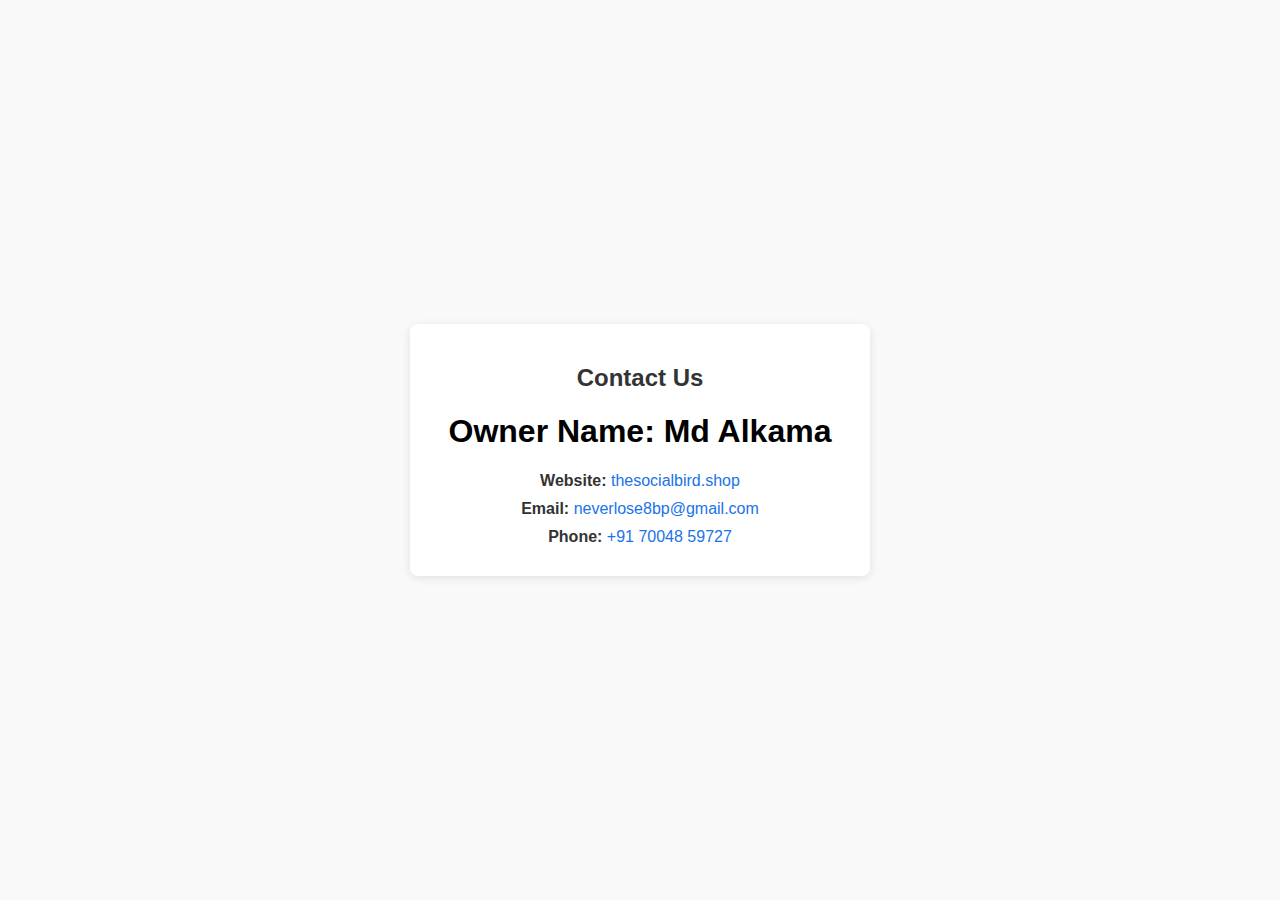
<file: contactDetails.html>
<!DOCTYPE html>
<html lang="en">
<head>
    <meta charset="UTF-8">
    <meta name="viewport" content="width=device-width, initial-scale=1.0">
    <title>Contact Details</title>
        <link rel="shortcut icon" href="logo.002.png">
    <link rel="stylesheet" href="Contact.css">
</head>
<body>
    <div class="contact-container">
        <h2>Contact Us</h2>
        <div class="contact-details">
            <h1><strong>Owner Name:</strong> Md Alkama</h1>
            <p><strong>Website:</strong> <a href="http://thesocialbird.shop">thesocialbird.shop</a></p>
            <p><strong>Email:</strong> <a href="mailto:neverlose8bp@gmail.com">neverlose8bp@gmail.com</a></p>
            <p><strong>Phone:</strong> <a href="tel:+917004859727">+91 70048 59727</a></p>
        </div>
    </div>
</body>
</html>
</file>
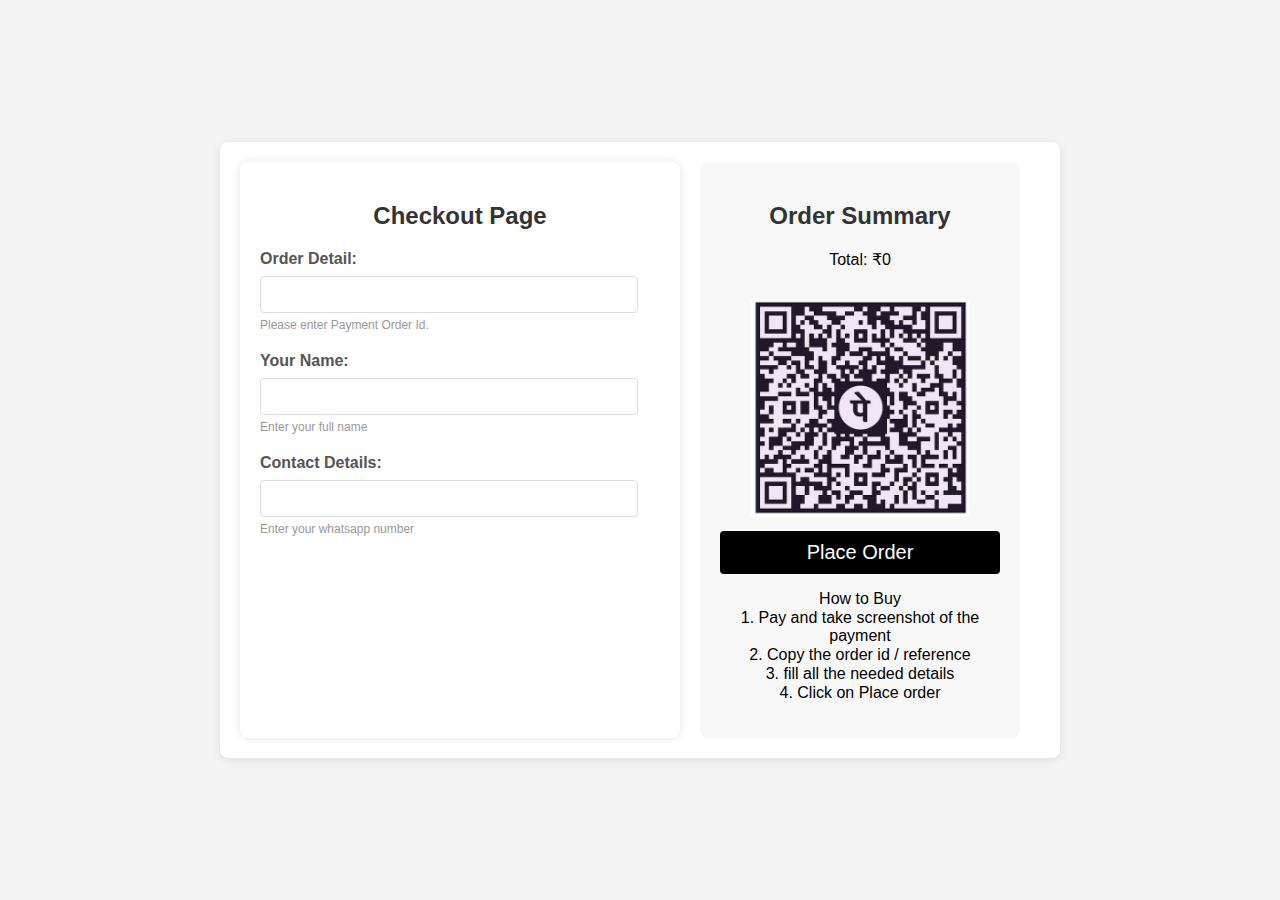
<file: payment.html>
<!DOCTYPE html>
<html lang="en">
<head>
    <meta charset="UTF-8">
    <meta name="viewport" content="width=device-width, initial-scale=1.0">
    <title>Product Checkout</title>
    <link rel="stylesheet" href="payment.css">
    <link rel="shortcut icon" href="logo.002.png">
</head>
<body>
    <div class="checkout-container">
        <form id="checkout-form">
            <h2>Checkout Page</h2>
            <div class="form-group">
                <label for="uniqueId">Order Detail:</label>
                <input type="text" id="orderId" name="orderId" required>
                <div class="hint">Please enter Payment Order Id.</div>
            </div>

            <div class="form-group">
                <label for="uniqueId">Your Name:</label>
                <input type="text" id="uniqueId" name="uniqueId" required>
                <div class="hint">Enter your full name</div>
            </div>
    
            <div class="form-group">
                <label for="coinsAvailable">Contact Details:</label>
                <input type="number" id="coinsAvailable" name="coinsAvailable" required>
                <div class="hint">Enter your whatsapp number</div>
            </div>
    
        </form>
        <div class="order-summary">
            <h2>Order Summary</h2>
            <p>Total: <span class="total-amount">₹0</span></p>
            <div class="payment-options">
                <img src="qrCode.png" alt="PhonePe" class="phonepe-logo">
            </div>
            <button type="submit" form="checkout-form" id="submitButton">Place Order</button>
            <div class="how-to-buy">
            <p>How to Buy</p>
            <p>1. Pay and take screenshot of the payment</p>
            <p>2. Copy the order id / reference </p>
            <p>3. fill all the needed details </p>
            <p>4. Click on Place order</p>
            </div>
        </div>
    </div>
    <script src="payment.js"></script>
    <script>

    </script>
</body>
</html>
</file>
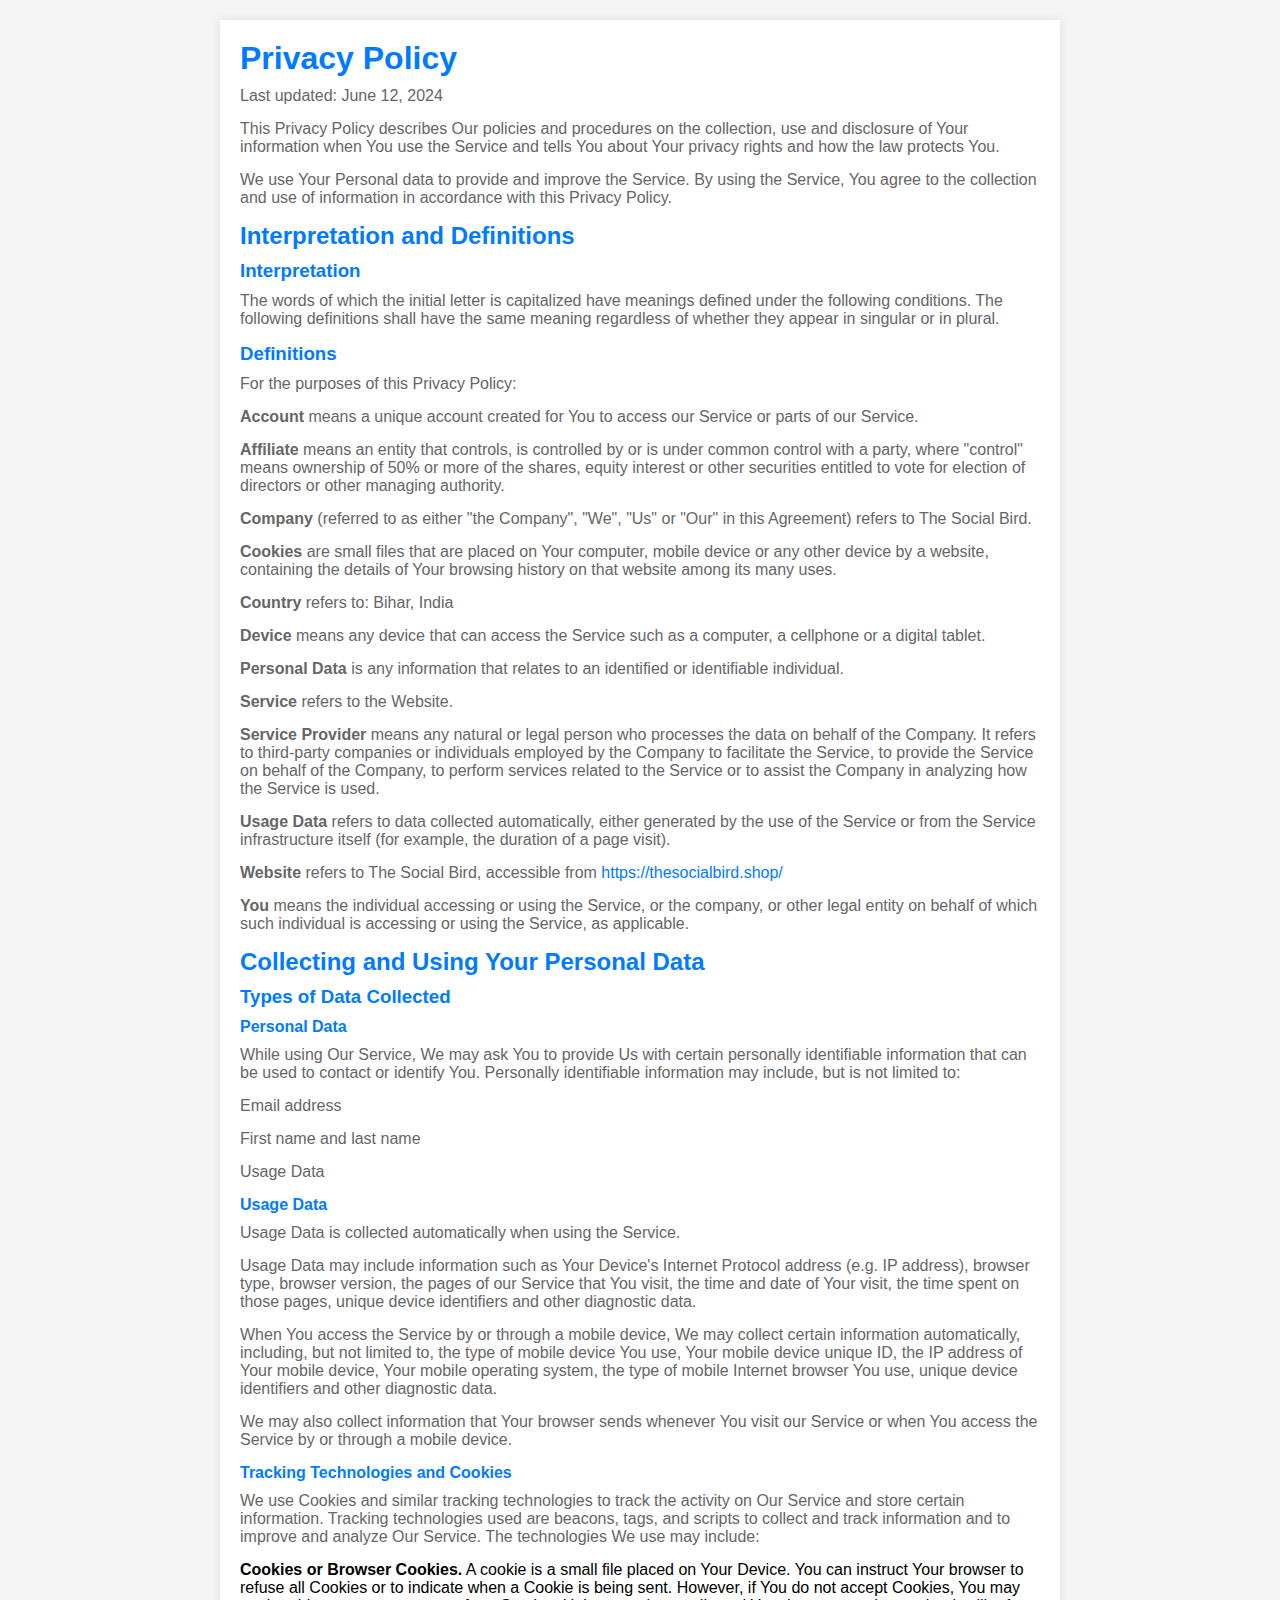
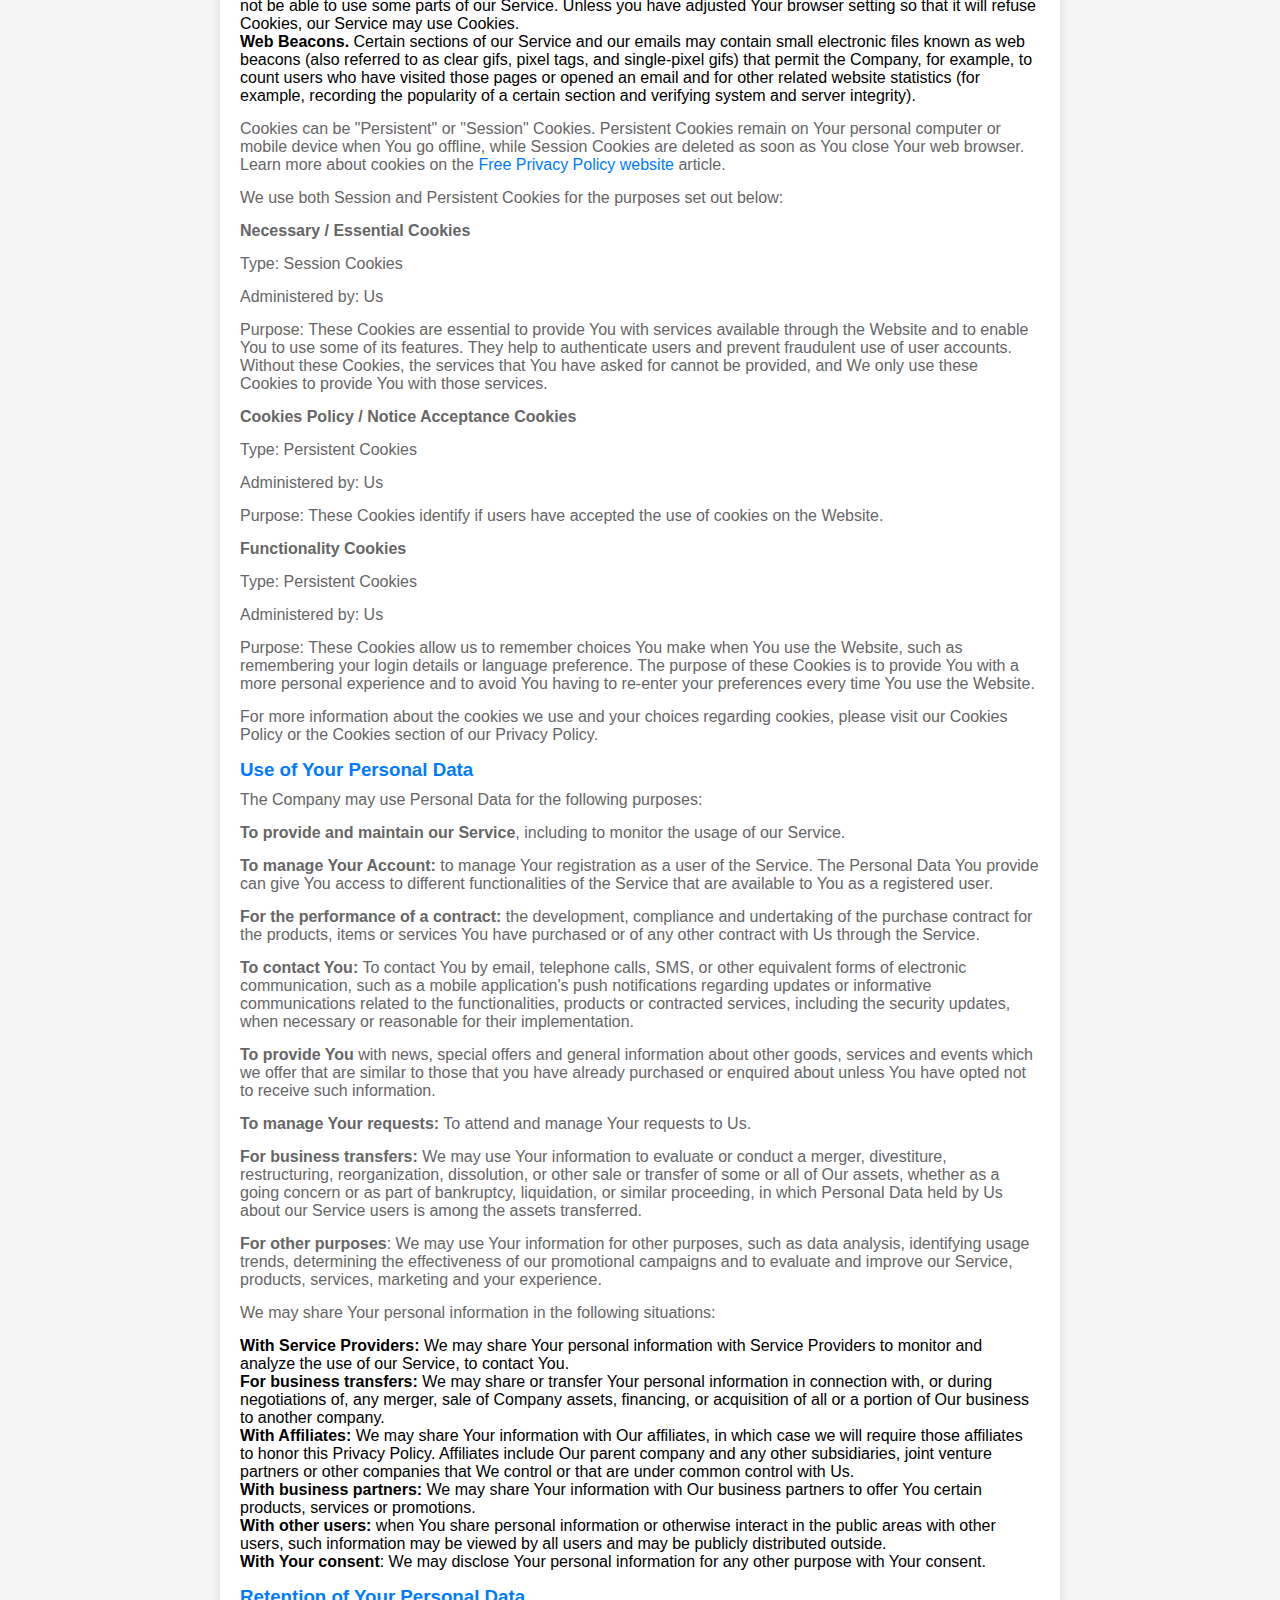
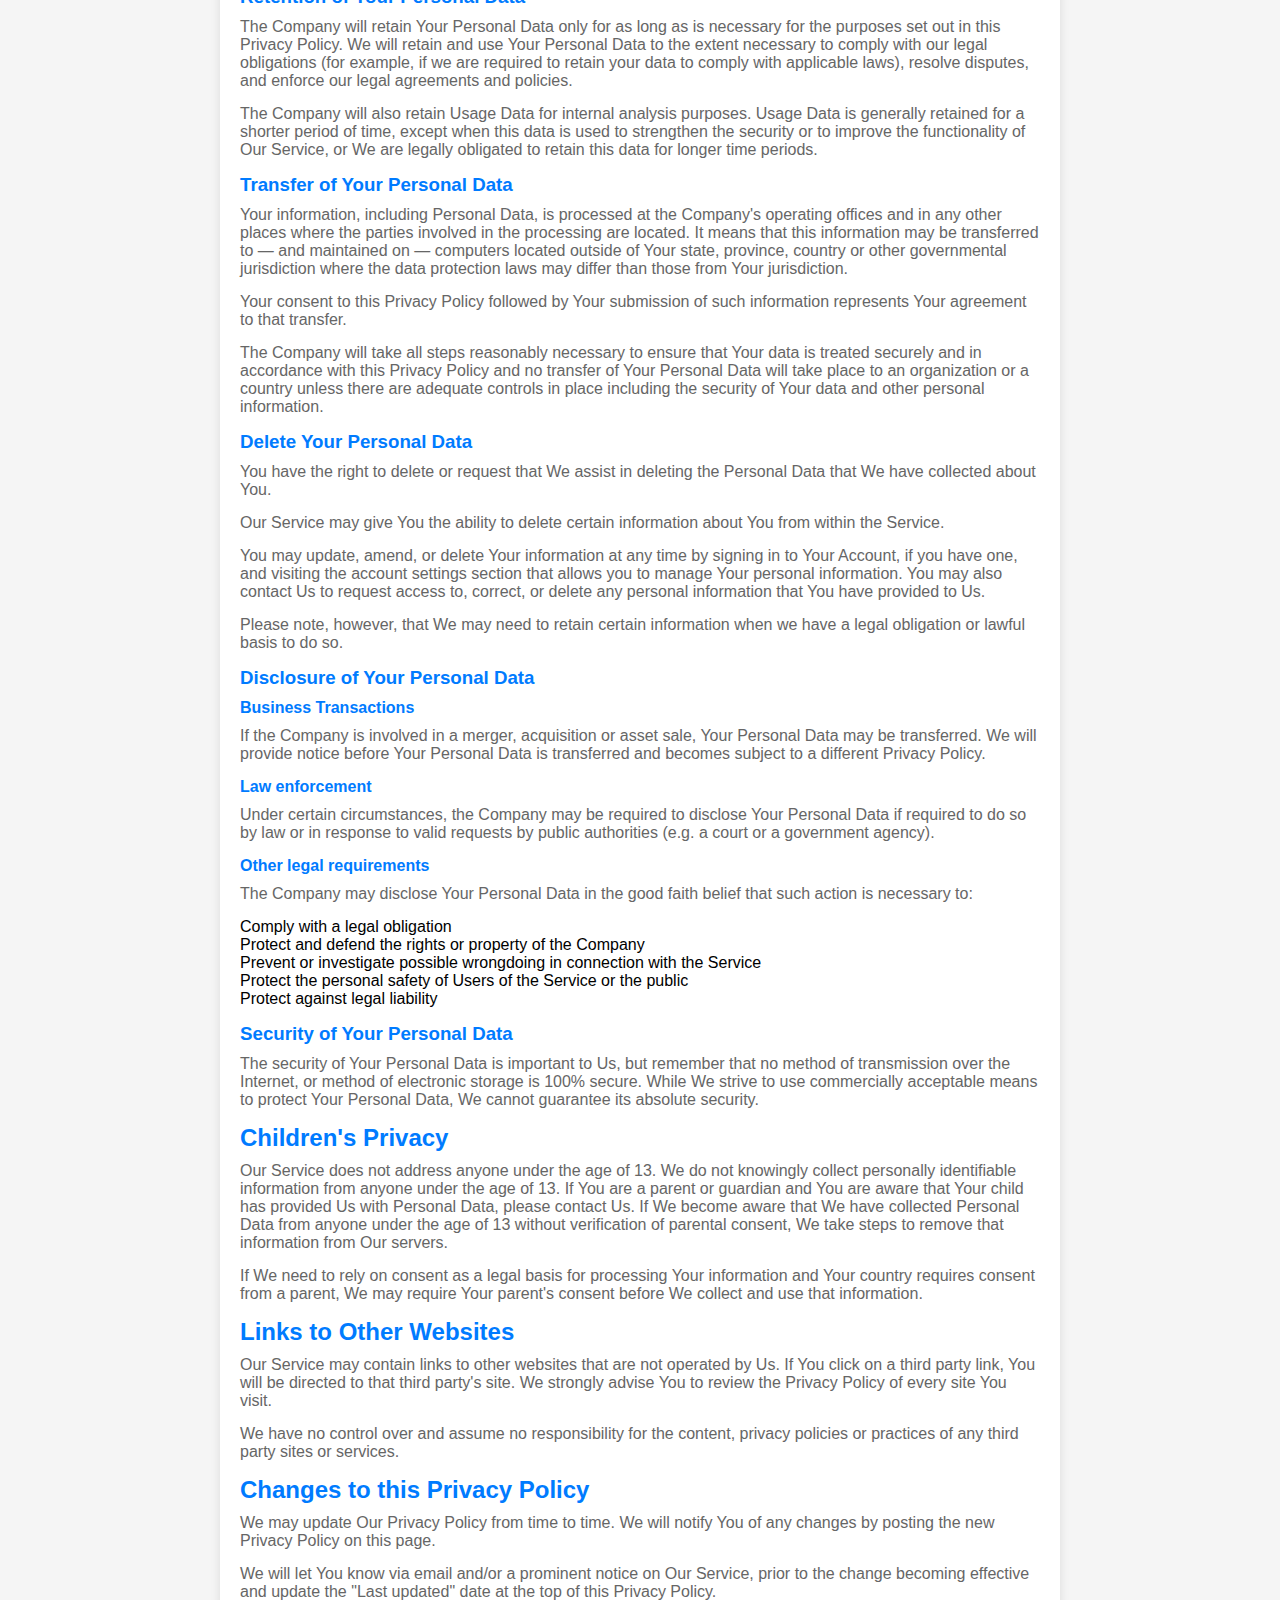
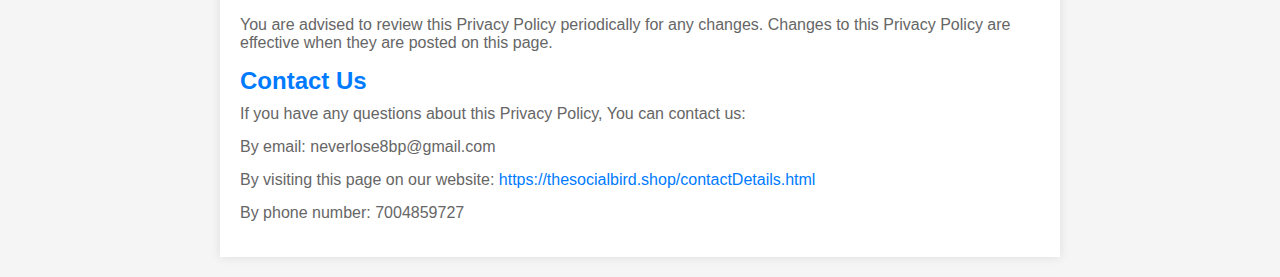
<file: PrivacyAndPolicy.html>
<!DOCTYPE html>
<html lang="en">
<head>
    <meta charset="UTF-8">
    <meta name="viewport" content="width=device-width, initial-scale=1.0">
    <title>Privacy Policy</title>
    <link rel="shortcut icon" href="logo.002.png">
    <link rel="stylesheet" href="PrivacyAndPolicy.css">
</head>
<body>
    <div class="container">
        <h1>Privacy Policy</h1>
        <p>Last updated: June 12, 2024</p>
        <p>This Privacy Policy describes Our policies and procedures on the collection, use and disclosure of Your information when You use the Service and tells You about Your privacy rights and how the law protects You.</p>
        <p>We use Your Personal data to provide and improve the Service. By using the Service, You agree to the collection and use of information in accordance with this Privacy Policy.</p>
        <h2>Interpretation and Definitions</h2>
        <h3>Interpretation</h3>
        <p>The words of which the initial letter is capitalized have meanings defined under the following conditions. The following definitions shall have the same meaning regardless of whether they appear in singular or in plural.</p>
        <h3>Definitions</h3>
        <p>For the purposes of this Privacy Policy:</p>
        <ul>
        <li>
        <p><strong>Account</strong> means a unique account created for You to access our Service or parts of our Service.</p>
        </li>
        <li>
        <p><strong>Affiliate</strong> means an entity that controls, is controlled by or is under common control with a party, where &quot;control&quot; means ownership of 50% or more of the shares, equity interest or other securities entitled to vote for election of directors or other managing authority.</p>
        </li>
        <li>
        <p><strong>Company</strong> (referred to as either &quot;the Company&quot;, &quot;We&quot;, &quot;Us&quot; or &quot;Our&quot; in this Agreement) refers to The Social Bird.</p>
        </li>
        <li>
        <p><strong>Cookies</strong> are small files that are placed on Your computer, mobile device or any other device by a website, containing the details of Your browsing history on that website among its many uses.</p>
        </li>
        <li>
        <p><strong>Country</strong> refers to: Bihar,  India</p>
        </li>
        <li>
        <p><strong>Device</strong> means any device that can access the Service such as a computer, a cellphone or a digital tablet.</p>
        </li>
        <li>
        <p><strong>Personal Data</strong> is any information that relates to an identified or identifiable individual.</p>
        </li>
        <li>
        <p><strong>Service</strong> refers to the Website.</p>
        </li>
        <li>
        <p><strong>Service Provider</strong> means any natural or legal person who processes the data on behalf of the Company. It refers to third-party companies or individuals employed by the Company to facilitate the Service, to provide the Service on behalf of the Company, to perform services related to the Service or to assist the Company in analyzing how the Service is used.</p>
        </li>
        <li>
        <p><strong>Usage Data</strong> refers to data collected automatically, either generated by the use of the Service or from the Service infrastructure itself (for example, the duration of a page visit).</p>
        </li>
        <li>
        <p><strong>Website</strong> refers to The Social Bird, accessible from <a href="https://thesocialbird.shop/" rel="external nofollow noopener" target="_blank">https://thesocialbird.shop/</a></p>
        </li>
        <li>
        <p><strong>You</strong> means the individual accessing or using the Service, or the company, or other legal entity on behalf of which such individual is accessing or using the Service, as applicable.</p>
        </li>
        </ul>
        <h2>Collecting and Using Your Personal Data</h2>
        <h3>Types of Data Collected</h3>
        <h4>Personal Data</h4>
        <p>While using Our Service, We may ask You to provide Us with certain personally identifiable information that can be used to contact or identify You. Personally identifiable information may include, but is not limited to:</p>
        <ul>
        <li>
        <p>Email address</p>
        </li>
        <li>
        <p>First name and last name</p>
        </li>
        <li>
        <p>Usage Data</p>
        </li>
        </ul>
        <h4>Usage Data</h4>
        <p>Usage Data is collected automatically when using the Service.</p>
        <p>Usage Data may include information such as Your Device's Internet Protocol address (e.g. IP address), browser type, browser version, the pages of our Service that You visit, the time and date of Your visit, the time spent on those pages, unique device identifiers and other diagnostic data.</p>
        <p>When You access the Service by or through a mobile device, We may collect certain information automatically, including, but not limited to, the type of mobile device You use, Your mobile device unique ID, the IP address of Your mobile device, Your mobile operating system, the type of mobile Internet browser You use, unique device identifiers and other diagnostic data.</p>
        <p>We may also collect information that Your browser sends whenever You visit our Service or when You access the Service by or through a mobile device.</p>
        <h4>Tracking Technologies and Cookies</h4>
        <p>We use Cookies and similar tracking technologies to track the activity on Our Service and store certain information. Tracking technologies used are beacons, tags, and scripts to collect and track information and to improve and analyze Our Service. The technologies We use may include:</p>
        <ul>
        <li><strong>Cookies or Browser Cookies.</strong> A cookie is a small file placed on Your Device. You can instruct Your browser to refuse all Cookies or to indicate when a Cookie is being sent. However, if You do not accept Cookies, You may not be able to use some parts of our Service. Unless you have adjusted Your browser setting so that it will refuse Cookies, our Service may use Cookies.</li>
        <li><strong>Web Beacons.</strong> Certain sections of our Service and our emails may contain small electronic files known as web beacons (also referred to as clear gifs, pixel tags, and single-pixel gifs) that permit the Company, for example, to count users who have visited those pages or opened an email and for other related website statistics (for example, recording the popularity of a certain section and verifying system and server integrity).</li>
        </ul>
        <p>Cookies can be &quot;Persistent&quot; or &quot;Session&quot; Cookies. Persistent Cookies remain on Your personal computer or mobile device when You go offline, while Session Cookies are deleted as soon as You close Your web browser. Learn more about cookies on the <a href="https://www.freeprivacypolicy.com/blog/sample-privacy-policy-template/#Use_Of_Cookies_And_Tracking" target="_blank">Free Privacy Policy website</a> article.</p>
        <p>We use both Session and Persistent Cookies for the purposes set out below:</p>
        <ul>
        <li>
        <p><strong>Necessary / Essential Cookies</strong></p>
        <p>Type: Session Cookies</p>
        <p>Administered by: Us</p>
        <p>Purpose: These Cookies are essential to provide You with services available through the Website and to enable You to use some of its features. They help to authenticate users and prevent fraudulent use of user accounts. Without these Cookies, the services that You have asked for cannot be provided, and We only use these Cookies to provide You with those services.</p>
        </li>
        <li>
        <p><strong>Cookies Policy / Notice Acceptance Cookies</strong></p>
        <p>Type: Persistent Cookies</p>
        <p>Administered by: Us</p>
        <p>Purpose: These Cookies identify if users have accepted the use of cookies on the Website.</p>
        </li>
        <li>
        <p><strong>Functionality Cookies</strong></p>
        <p>Type: Persistent Cookies</p>
        <p>Administered by: Us</p>
        <p>Purpose: These Cookies allow us to remember choices You make when You use the Website, such as remembering your login details or language preference. The purpose of these Cookies is to provide You with a more personal experience and to avoid You having to re-enter your preferences every time You use the Website.</p>
        </li>
        </ul>
        <p>For more information about the cookies we use and your choices regarding cookies, please visit our Cookies Policy or the Cookies section of our Privacy Policy.</p>
        <h3>Use of Your Personal Data</h3>
        <p>The Company may use Personal Data for the following purposes:</p>
        <ul>
        <li>
        <p><strong>To provide and maintain our Service</strong>, including to monitor the usage of our Service.</p>
        </li>
        <li>
        <p><strong>To manage Your Account:</strong> to manage Your registration as a user of the Service. The Personal Data You provide can give You access to different functionalities of the Service that are available to You as a registered user.</p>
        </li>
        <li>
        <p><strong>For the performance of a contract:</strong> the development, compliance and undertaking of the purchase contract for the products, items or services You have purchased or of any other contract with Us through the Service.</p>
        </li>
        <li>
        <p><strong>To contact You:</strong> To contact You by email, telephone calls, SMS, or other equivalent forms of electronic communication, such as a mobile application's push notifications regarding updates or informative communications related to the functionalities, products or contracted services, including the security updates, when necessary or reasonable for their implementation.</p>
        </li>
        <li>
        <p><strong>To provide You</strong> with news, special offers and general information about other goods, services and events which we offer that are similar to those that you have already purchased or enquired about unless You have opted not to receive such information.</p>
        </li>
        <li>
        <p><strong>To manage Your requests:</strong> To attend and manage Your requests to Us.</p>
        </li>
        <li>
        <p><strong>For business transfers:</strong> We may use Your information to evaluate or conduct a merger, divestiture, restructuring, reorganization, dissolution, or other sale or transfer of some or all of Our assets, whether as a going concern or as part of bankruptcy, liquidation, or similar proceeding, in which Personal Data held by Us about our Service users is among the assets transferred.</p>
        </li>
        <li>
        <p><strong>For other purposes</strong>: We may use Your information for other purposes, such as data analysis, identifying usage trends, determining the effectiveness of our promotional campaigns and to evaluate and improve our Service, products, services, marketing and your experience.</p>
        </li>
        </ul>
        <p>We may share Your personal information in the following situations:</p>
        <ul>
        <li><strong>With Service Providers:</strong> We may share Your personal information with Service Providers to monitor and analyze the use of our Service,  to contact You.</li>
        <li><strong>For business transfers:</strong> We may share or transfer Your personal information in connection with, or during negotiations of, any merger, sale of Company assets, financing, or acquisition of all or a portion of Our business to another company.</li>
        <li><strong>With Affiliates:</strong> We may share Your information with Our affiliates, in which case we will require those affiliates to honor this Privacy Policy. Affiliates include Our parent company and any other subsidiaries, joint venture partners or other companies that We control or that are under common control with Us.</li>
        <li><strong>With business partners:</strong> We may share Your information with Our business partners to offer You certain products, services or promotions.</li>
        <li><strong>With other users:</strong> when You share personal information or otherwise interact in the public areas with other users, such information may be viewed by all users and may be publicly distributed outside.</li>
        <li><strong>With Your consent</strong>: We may disclose Your personal information for any other purpose with Your consent.</li>
        </ul>
        <h3>Retention of Your Personal Data</h3>
        <p>The Company will retain Your Personal Data only for as long as is necessary for the purposes set out in this Privacy Policy. We will retain and use Your Personal Data to the extent necessary to comply with our legal obligations (for example, if we are required to retain your data to comply with applicable laws), resolve disputes, and enforce our legal agreements and policies.</p>
        <p>The Company will also retain Usage Data for internal analysis purposes. Usage Data is generally retained for a shorter period of time, except when this data is used to strengthen the security or to improve the functionality of Our Service, or We are legally obligated to retain this data for longer time periods.</p>
        <h3>Transfer of Your Personal Data</h3>
        <p>Your information, including Personal Data, is processed at the Company's operating offices and in any other places where the parties involved in the processing are located. It means that this information may be transferred to — and maintained on — computers located outside of Your state, province, country or other governmental jurisdiction where the data protection laws may differ than those from Your jurisdiction.</p>
        <p>Your consent to this Privacy Policy followed by Your submission of such information represents Your agreement to that transfer.</p>
        <p>The Company will take all steps reasonably necessary to ensure that Your data is treated securely and in accordance with this Privacy Policy and no transfer of Your Personal Data will take place to an organization or a country unless there are adequate controls in place including the security of Your data and other personal information.</p>
        <h3>Delete Your Personal Data</h3>
        <p>You have the right to delete or request that We assist in deleting the Personal Data that We have collected about You.</p>
        <p>Our Service may give You the ability to delete certain information about You from within the Service.</p>
        <p>You may update, amend, or delete Your information at any time by signing in to Your Account, if you have one, and visiting the account settings section that allows you to manage Your personal information. You may also contact Us to request access to, correct, or delete any personal information that You have provided to Us.</p>
        <p>Please note, however, that We may need to retain certain information when we have a legal obligation or lawful basis to do so.</p>
        <h3>Disclosure of Your Personal Data</h3>
        <h4>Business Transactions</h4>
        <p>If the Company is involved in a merger, acquisition or asset sale, Your Personal Data may be transferred. We will provide notice before Your Personal Data is transferred and becomes subject to a different Privacy Policy.</p>
        <h4>Law enforcement</h4>
        <p>Under certain circumstances, the Company may be required to disclose Your Personal Data if required to do so by law or in response to valid requests by public authorities (e.g. a court or a government agency).</p>
        <h4>Other legal requirements</h4>
        <p>The Company may disclose Your Personal Data in the good faith belief that such action is necessary to:</p>
        <ul>
        <li>Comply with a legal obligation</li>
        <li>Protect and defend the rights or property of the Company</li>
        <li>Prevent or investigate possible wrongdoing in connection with the Service</li>
        <li>Protect the personal safety of Users of the Service or the public</li>
        <li>Protect against legal liability</li>
        </ul>
        <h3>Security of Your Personal Data</h3>
        <p>The security of Your Personal Data is important to Us, but remember that no method of transmission over the Internet, or method of electronic storage is 100% secure. While We strive to use commercially acceptable means to protect Your Personal Data, We cannot guarantee its absolute security.</p>
        <h2>Children's Privacy</h2>
        <p>Our Service does not address anyone under the age of 13. We do not knowingly collect personally identifiable information from anyone under the age of 13. If You are a parent or guardian and You are aware that Your child has provided Us with Personal Data, please contact Us. If We become aware that We have collected Personal Data from anyone under the age of 13 without verification of parental consent, We take steps to remove that information from Our servers.</p>
        <p>If We need to rely on consent as a legal basis for processing Your information and Your country requires consent from a parent, We may require Your parent's consent before We collect and use that information.</p>
        <h2>Links to Other Websites</h2>
        <p>Our Service may contain links to other websites that are not operated by Us. If You click on a third party link, You will be directed to that third party's site. We strongly advise You to review the Privacy Policy of every site You visit.</p>
        <p>We have no control over and assume no responsibility for the content, privacy policies or practices of any third party sites or services.</p>
        <h2>Changes to this Privacy Policy</h2>
        <p>We may update Our Privacy Policy from time to time. We will notify You of any changes by posting the new Privacy Policy on this page.</p>
        <p>We will let You know via email and/or a prominent notice on Our Service, prior to the change becoming effective and update the &quot;Last updated&quot; date at the top of this Privacy Policy.</p>
        <p>You are advised to review this Privacy Policy periodically for any changes. Changes to this Privacy Policy are effective when they are posted on this page.</p>
        <h2>Contact Us</h2>
        <p>If you have any questions about this Privacy Policy, You can contact us:</p>
        <ul>
        <li>
        <p>By email: neverlose8bp@gmail.com</p>
        </li>
        <li>
        <p>By visiting this page on our website: <a href="https://thesocialbird.shop/contactDetails.html" rel="external nofollow noopener" target="_blank">https://thesocialbird.shop/contactDetails.html</a></p>
        </li>
        <li>
        <p>By phone number: 7004859727</p>
        </li>
        </ul>
    
    </div>
</body>
</html>
</file>
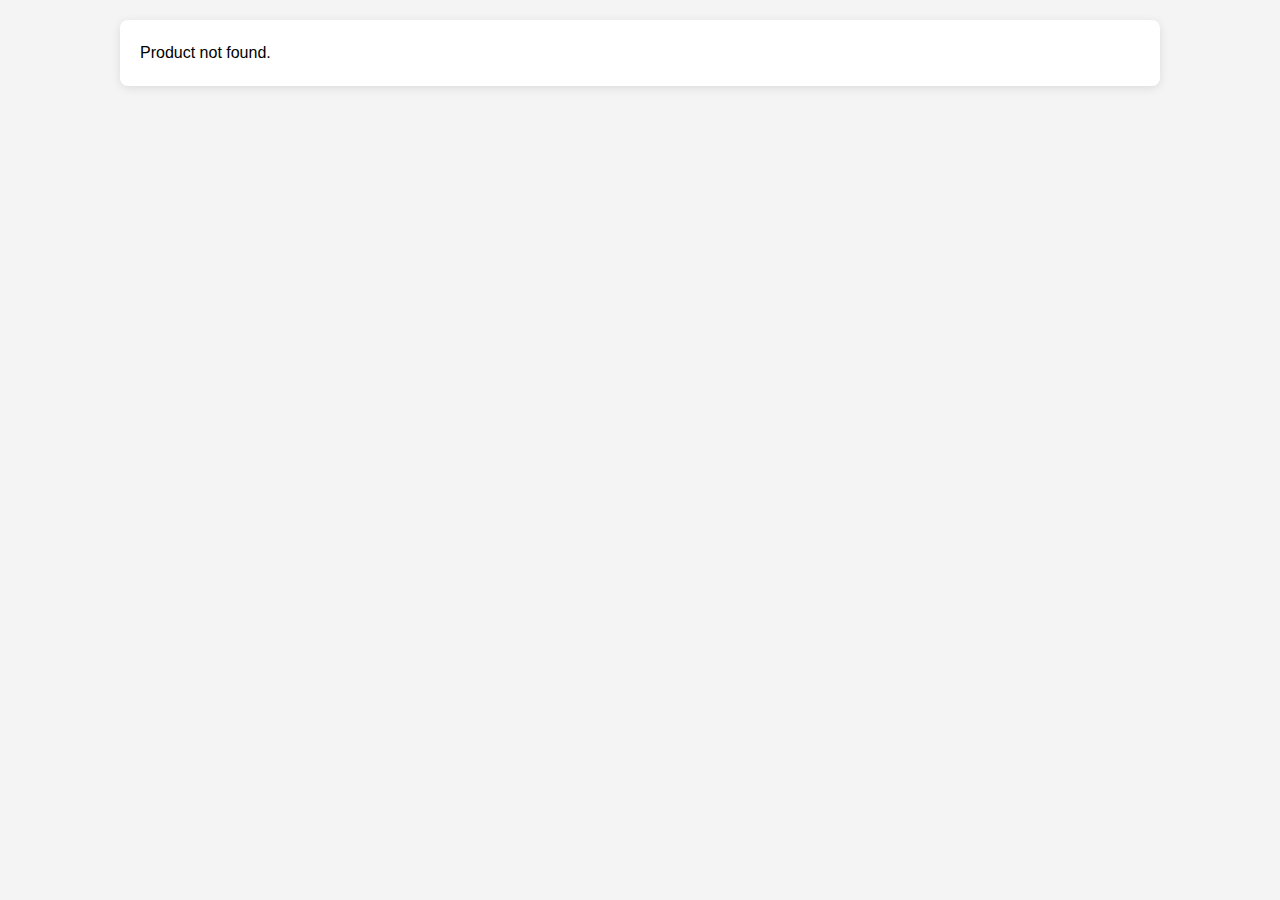
<file: productPage.html>
<!DOCTYPE html>
<html lang="en">
<head>
    <meta charset="UTF-8">
    <meta name="viewport" content="width=device-width, initial-scale=1.0">
    <title>Premium 1:1 Ratio Instagram Post Design</title>
    <link rel="stylesheet" href="productPage.css">
    <link rel="shortcut icon" href="logo.002.png">
</head>
<body>
    <div class="container">
        <div class="product-page">

        </div>
    </div>
    <script src="productPage.js">
        
    </script>
</body>
</html>
</file>
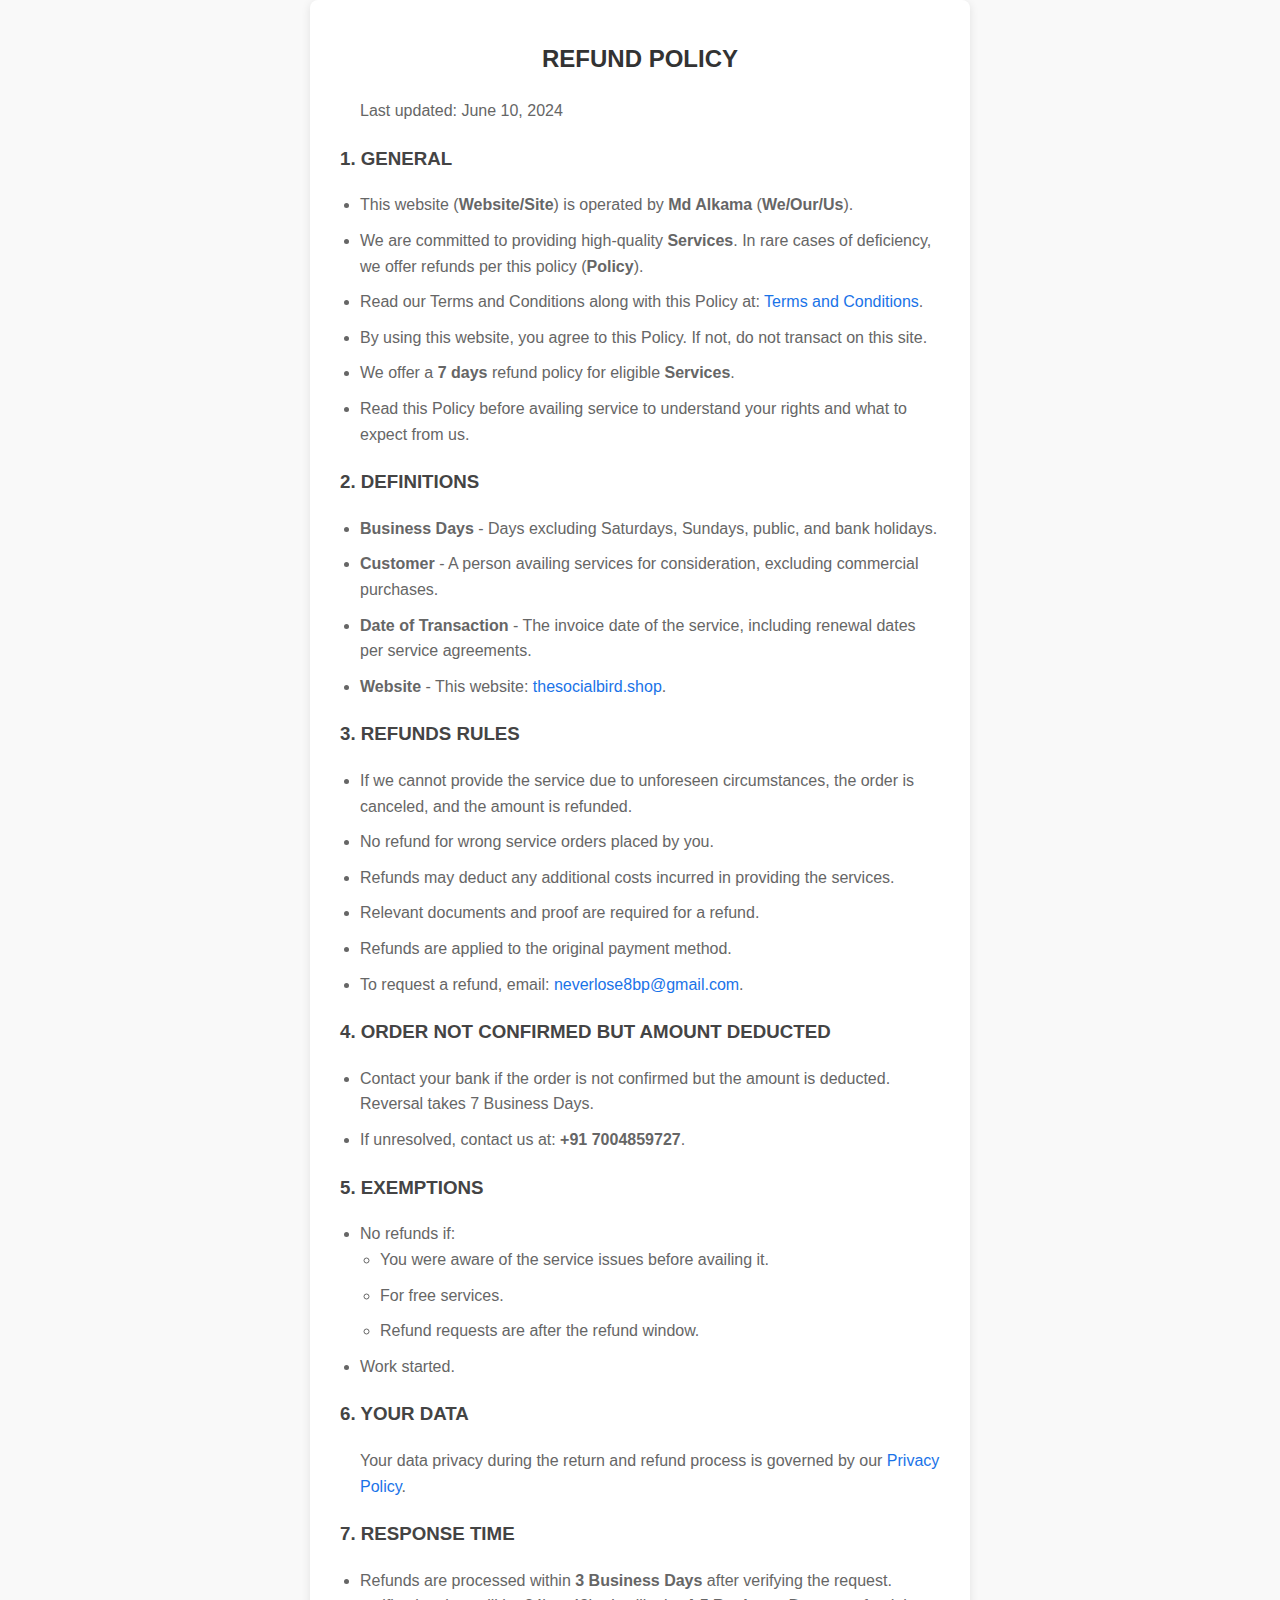
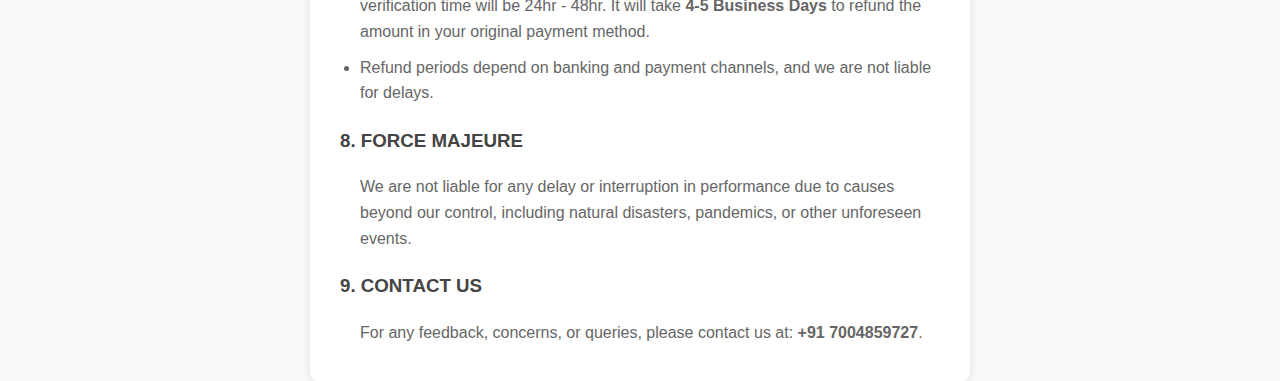
<file: refundPolicy.html>
<!DOCTYPE html>
<html lang="en">
<head>
    <meta charset="UTF-8">
    <meta name="viewport" content="width=device-width, initial-scale=1.0">
    <title>Refund Policy</title>
    <link rel="stylesheet" href="refundPolicy.css">
    <link rel="shortcut icon" href="logo.002.png">
</head>
<body>
    <div class="policy-container">
        <h2>REFUND POLICY</h2>
        <p>Last updated: <span id="last-update">June 10, 2024</span></p>

        <h3>1. GENERAL</h3>
        <ul>
            <li>This website (<strong>Website/Site</strong>) is operated by <strong>Md Alkama</strong> (<strong>We/Our/Us</strong>).</li>
            <li>We are committed to providing high-quality <strong>Services</strong>. In rare cases of deficiency, we offer refunds per this policy (<strong>Policy</strong>).</li>
            <li>Read our Terms and Conditions along with this Policy at: <a href="https://thesocialbird.shop/PrivacyAndPolicy.html">Terms and Conditions</a>.</li>
            <li>By using this website, you agree to this Policy. If not, do not transact on this site.</li>
            <li>We offer a <strong>7 days</strong> refund policy for eligible <strong>Services</strong>.</li>
            <li>Read this Policy before availing service to understand your rights and what to expect from us.</li>
        </ul>

        <h3>2. DEFINITIONS</h3>
        <ul>
            <li><strong>Business Days</strong> - Days excluding Saturdays, Sundays, public, and bank holidays.</li>
            <li><strong>Customer</strong> - A person availing services for consideration, excluding commercial purchases.</li>
            <li><strong>Date of Transaction</strong> - The invoice date of the service, including renewal dates per service agreements.</li>
            <li><strong>Website</strong> - This website: <a href="https://thesocialbird.shop">thesocialbird.shop</a>.</li>
        </ul>

        <h3>3. REFUNDS RULES</h3>
        <ul>
            <li>If we cannot provide the service due to unforeseen circumstances, the order is canceled, and the amount is refunded.</li>
            <li>No refund for wrong service orders placed by you.</li>
            <li>Refunds may deduct any additional costs incurred in providing the services.</li>
            <li>Relevant documents and proof are required for a refund.</li>
            <li>Refunds are applied to the original payment method.</li>
            <li>To request a refund, email: <a href="mailto:neverlose8bp@gmail.com">neverlose8bp@gmail.com</a>.</li>
        </ul>

        <h3>4. ORDER NOT CONFIRMED BUT AMOUNT DEDUCTED</h3>
        <ul>
            <li>Contact your bank if the order is not confirmed but the amount is deducted. Reversal takes 7 Business Days.</li>
            <li>If unresolved, contact us at: <strong>+91 7004859727</strong>.</li>
        </ul>

        <h3>5. EXEMPTIONS</h3>
        <ul>
            <li>No refunds if:
                <ul>
                    <li>You were aware of the service issues before availing it.</li>
                    <li>For free services.</li>
                    <li>Refund requests are after the refund window.</li>
                </ul>
            </li>
            <li>Work started.</li>
        </ul>

        <h3>6. YOUR DATA</h3>
        <p>Your data privacy during the return and refund process is governed by our <a href="https://thesocialbird.shop/PrivacyAndPolicy.html">Privacy Policy</a>.</p>

        <h3>7. RESPONSE TIME</h3>
        <ul>
            <li>Refunds are processed within <strong>3 Business Days</strong> after verifying the request. verification time will be 24hr - 48hr. It will take <strong>4-5 Business Days</strong> to refund the amount in your original payment method.</li>
            <li>Refund periods depend on banking and payment channels, and we are not liable for delays.</li>
        </ul>

        <h3>8. FORCE MAJEURE</h3>
        <p>We are not liable for any delay or interruption in performance due to causes beyond our control, including natural disasters, pandemics, or other unforeseen events.</p>

        <h3>9. CONTACT US</h3>
        <p>For any feedback, concerns, or queries, please contact us at: <strong>+91 7004859727</strong>.</p>
    </div>
</body>
</html>
</file>
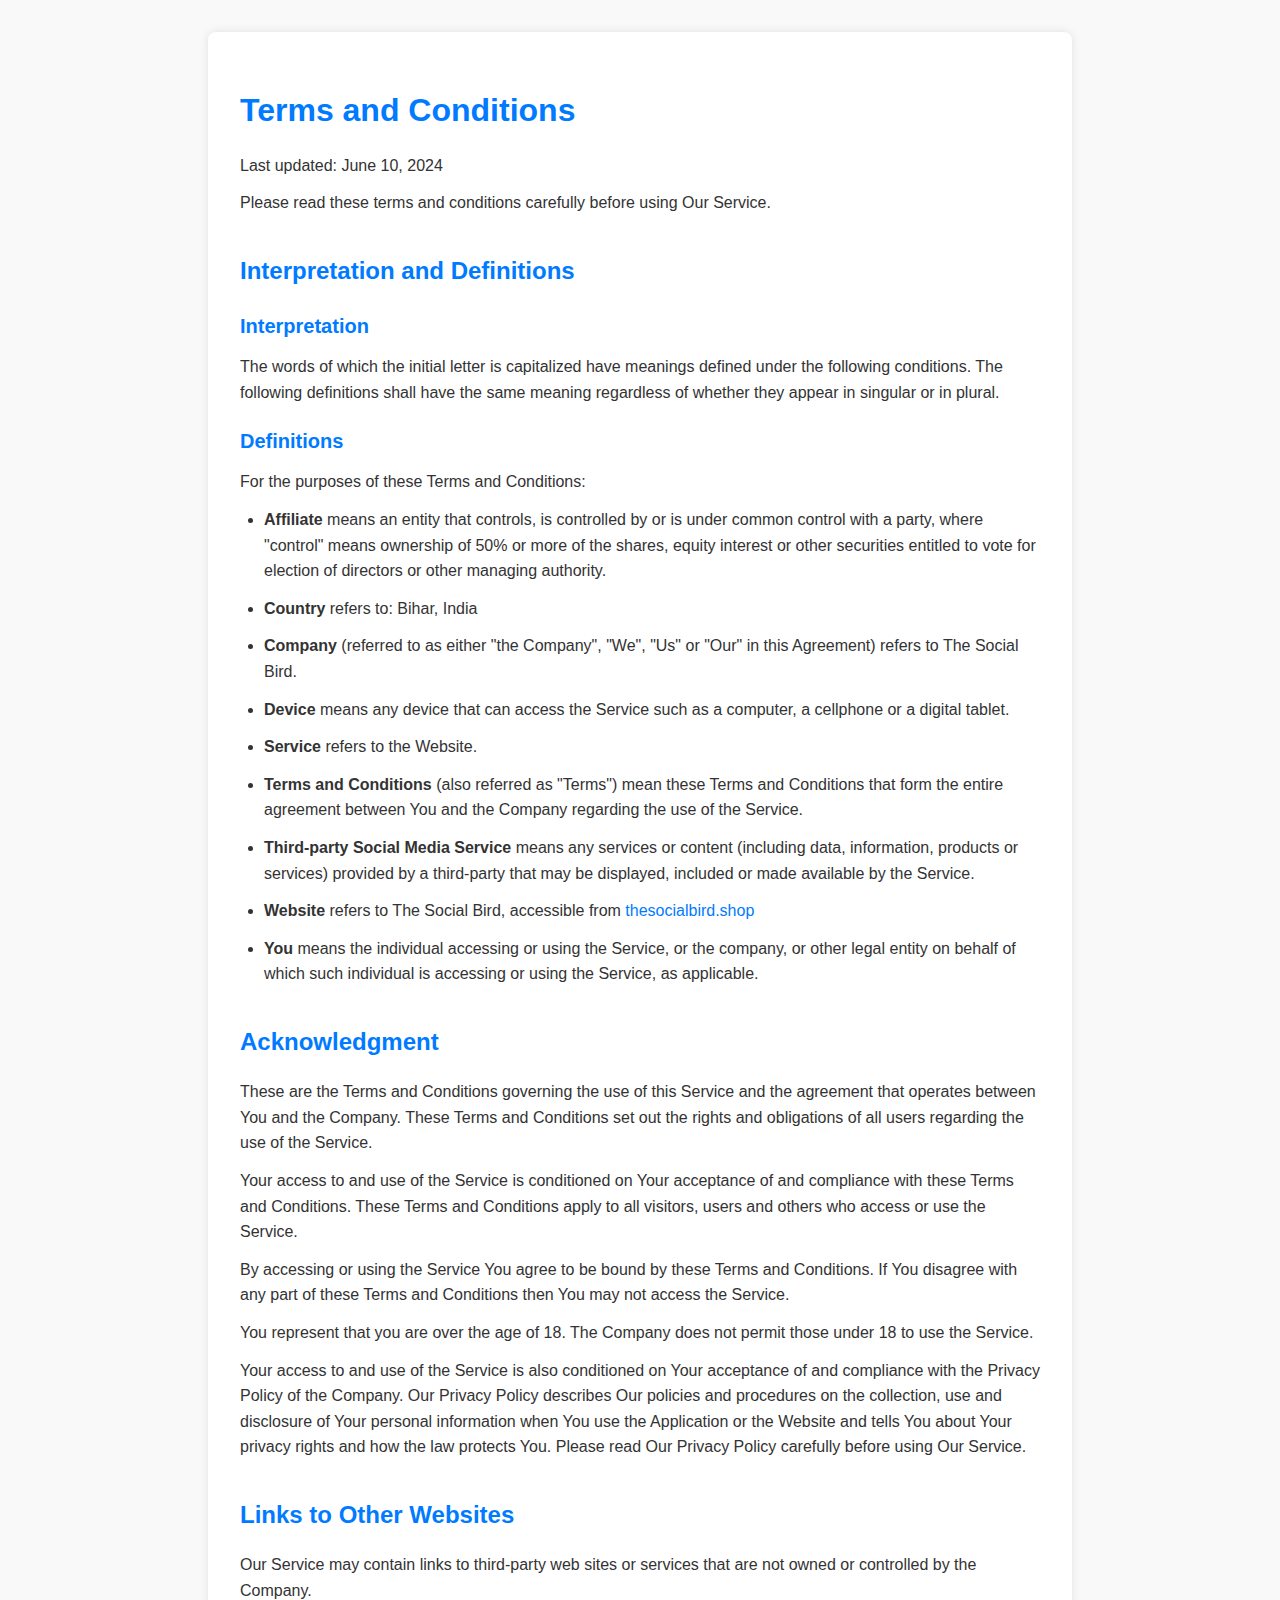
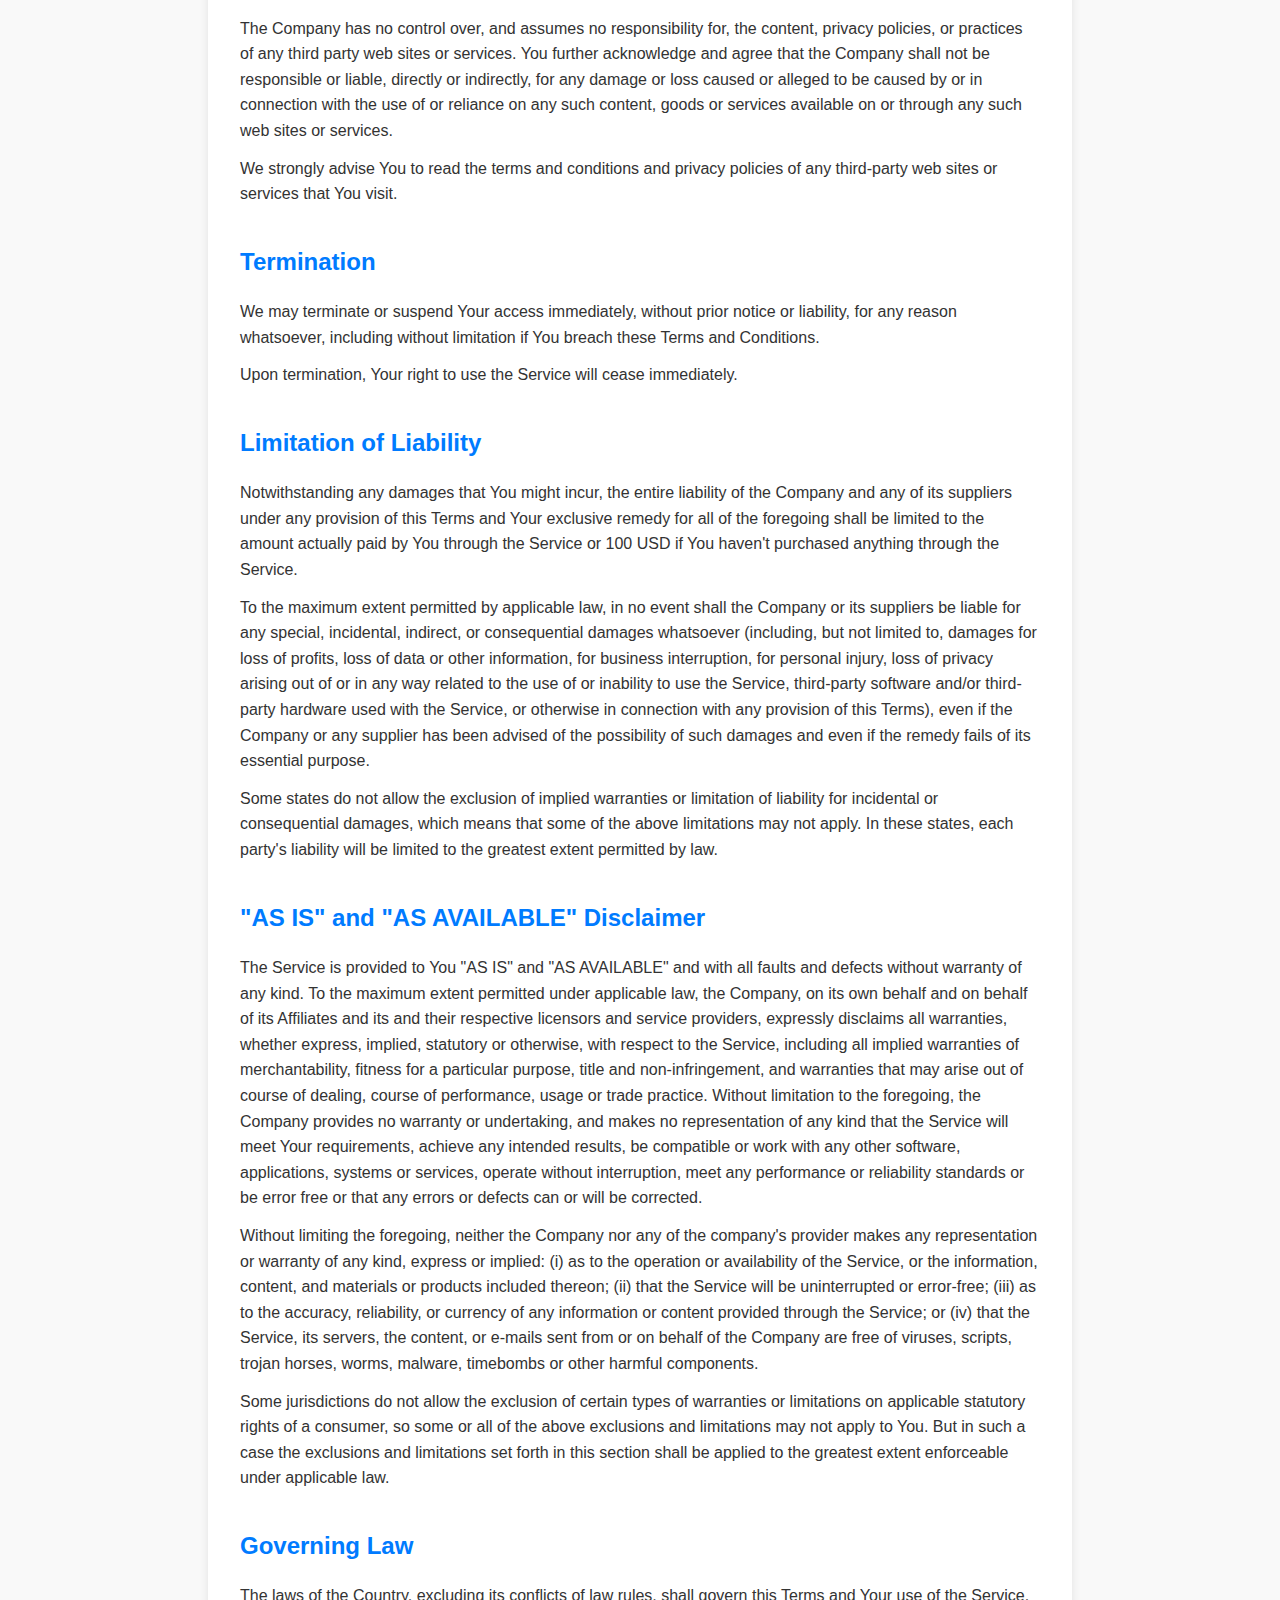
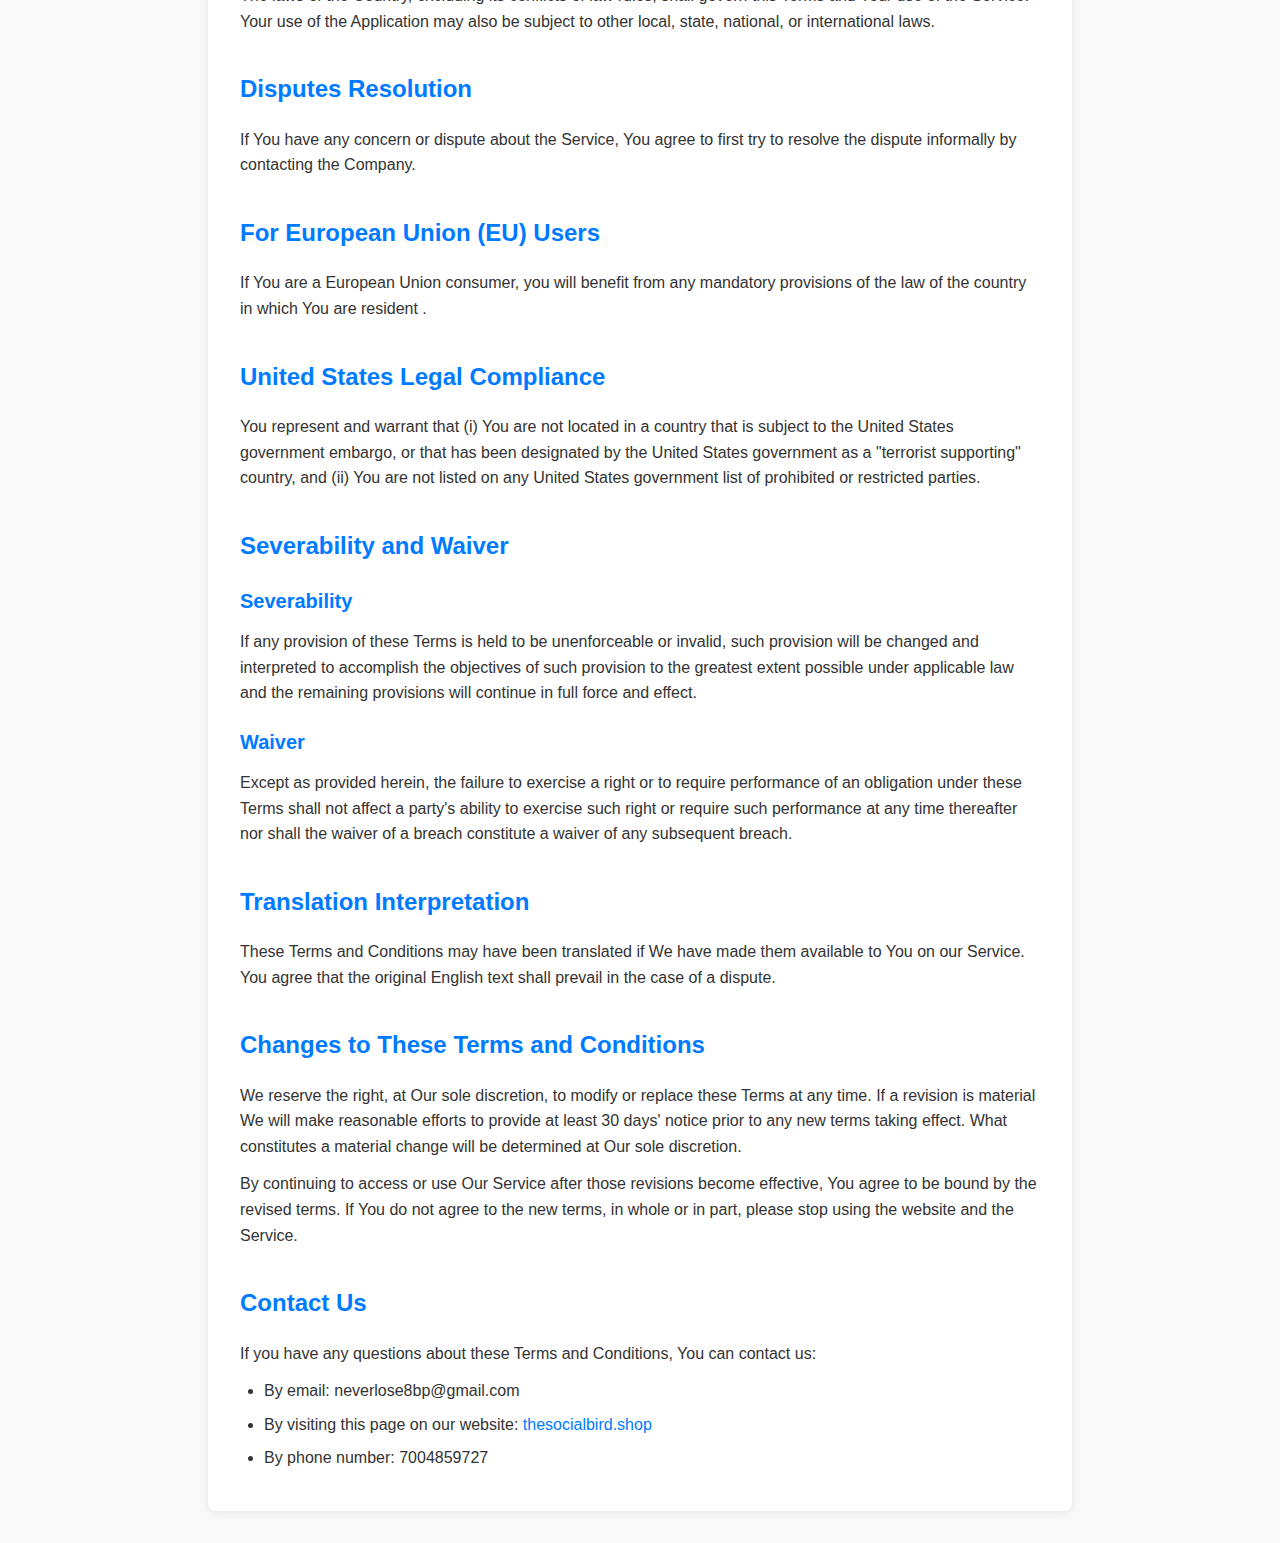
<file: TermAndCondition.html>
<!DOCTYPE html>
<html lang="en">
<head>
    <meta charset="UTF-8">
    <meta name="viewport" content="width=device-width, initial-scale=1.0">
    <title>Terms and Conditions</title>
    <link rel="shortcut icon" href="logo.002.png">
    <link rel="stylesheet" href="TermAndCondition.css">
</head>
<body>
    <div class="container">
        <h1>Terms and Conditions</h1>
        <p>Last updated: June 10, 2024</p>
        <p>Please read these terms and conditions carefully before using Our Service.</p>
        <h2>Interpretation and Definitions</h2>
        <h3>Interpretation</h3>
        <p>The words of which the initial letter is capitalized have meanings defined under the following conditions. The following definitions shall have the same meaning regardless of whether they appear in singular or in plural.</p>
        <h3>Definitions</h3>
        <p>For the purposes of these Terms and Conditions:</p>
        <ul>
            <li>
                <p><strong>Affiliate</strong> means an entity that controls, is controlled by or is under common control with a party, where "control" means ownership of 50% or more of the shares, equity interest or other securities entitled to vote for election of directors or other managing authority.</p>
            </li>
            <li>
                <p><strong>Country</strong> refers to: Bihar,  India</p>
            </li>
            <li>
                <p><strong>Company</strong> (referred to as either "the Company", "We", "Us" or "Our" in this Agreement) refers to The Social Bird.</p>
            </li>
            <li>
                <p><strong>Device</strong> means any device that can access the Service such as a computer, a cellphone or a digital tablet.</p>
            </li>
            <li>
                <p><strong>Service</strong> refers to the Website.</p>
            </li>
            <li>
                <p><strong>Terms and Conditions</strong> (also referred as "Terms") mean these Terms and Conditions that form the entire agreement between You and the Company regarding the use of the Service.</p>
            </li>
            <li>
                <p><strong>Third-party Social Media Service</strong> means any services or content (including data, information, products or services) provided by a third-party that may be displayed, included or made available by the Service.</p>
            </li>
            <li>
                <p><strong>Website</strong> refers to The Social Bird, accessible from <a href="https://thesocialbird.shop/" rel="external nofollow noopener" target="_blank">thesocialbird.shop</a></p>
            </li>
            <li>
                <p><strong>You</strong> means the individual accessing or using the Service, or the company, or other legal entity on behalf of which such individual is accessing or using the Service, as applicable.</p>
            </li>
        </ul>
        <h2>Acknowledgment</h2>
        <p>These are the Terms and Conditions governing the use of this Service and the agreement that operates between You and the Company. These Terms and Conditions set out the rights and obligations of all users regarding the use of the Service.</p>
        <p>Your access to and use of the Service is conditioned on Your acceptance of and compliance with these Terms and Conditions. These Terms and Conditions apply to all visitors, users and others who access or use the Service.</p>
        <p>By accessing or using the Service You agree to be bound by these Terms and Conditions. If You disagree with any part of these Terms and Conditions then You may not access the Service.</p>
        <p>You represent that you are over the age of 18. The Company does not permit those under 18 to use the Service.</p>
        <p>Your access to and use of the Service is also conditioned on Your acceptance of and compliance with the Privacy Policy of the Company. Our Privacy Policy describes Our policies and procedures on the collection, use and disclosure of Your personal information when You use the Application or the Website and tells You about Your privacy rights and how the law protects You. Please read Our Privacy Policy carefully before using Our Service.</p>
        <h2>Links to Other Websites</h2>
        <p>Our Service may contain links to third-party web sites or services that are not owned or controlled by the Company.</p>
        <p>The Company has no control over, and assumes no responsibility for, the content, privacy policies, or practices of any third party web sites or services. You further acknowledge and agree that the Company shall not be responsible or liable, directly or indirectly, for any damage or loss caused or alleged to be caused by or in connection with the use of or reliance on any such content, goods or services available on or through any such web sites or services.</p>
        <p>We strongly advise You to read the terms and conditions and privacy policies of any third-party web sites or services that You visit.</p>
        <h2>Termination</h2>
        <p>We may terminate or suspend Your access immediately, without prior notice or liability, for any reason whatsoever, including without limitation if You breach these Terms and Conditions.</p>
        <p>Upon termination, Your right to use the Service will cease immediately.</p>
        <h2>Limitation of Liability</h2>
        <p>Notwithstanding any damages that You might incur, the entire liability of the Company and any of its suppliers under any provision of this Terms and Your exclusive remedy for all of the foregoing shall be limited to the amount actually paid by You through the Service or 100 USD if You haven't purchased anything through the Service.</p>
        <p>To the maximum extent permitted by applicable law, in no event shall the Company or its suppliers be liable for any special, incidental, indirect, or consequential damages whatsoever (including, but not limited to, damages for loss of profits, loss of data or other information, for business interruption, for personal injury, loss of privacy arising out of or in any way related to the use of or inability to use the Service, third-party software and/or third-party hardware used with the Service, or otherwise in connection with any provision of this Terms), even if the Company or any supplier has been advised of the possibility of such damages and even if the remedy fails of its essential purpose.</p>
        <p>Some states do not allow the exclusion of implied warranties or limitation of liability for incidental or consequential damages, which means that some of the above limitations may not apply. In these states, each party's liability will be limited to the greatest extent permitted by law.</p>
        <h2>"AS IS" and "AS AVAILABLE" Disclaimer</h2>
        <p>The Service is provided to You "AS IS" and "AS AVAILABLE" and with all faults and defects without warranty of any kind. To the maximum extent permitted under applicable law, the Company, on its own behalf and on behalf of its Affiliates and its and their respective licensors and service providers, expressly disclaims all warranties, whether express, implied, statutory or otherwise, with respect to the Service, including all implied warranties of merchantability, fitness for a particular purpose, title and non-infringement, and warranties that may arise out of course of dealing, course of performance, usage or trade practice. Without limitation to the foregoing, the Company provides no warranty or undertaking, and makes no representation of any kind that the Service will meet Your requirements, achieve any intended results, be compatible or work with any other software, applications, systems or services, operate without interruption, meet any performance or reliability standards or be error free or that any errors or defects can or will be corrected.</p>
        <p>Without limiting the foregoing, neither the Company nor any of the company's provider makes any representation or warranty of any kind, express or implied: (i) as to the operation or availability of the Service, or the information, content, and materials or products included thereon; (ii) that the Service will be uninterrupted or error-free; (iii) as to the accuracy, reliability, or currency of any information or content provided through the Service; or (iv) that the Service, its servers, the content, or e-mails sent from or on behalf of the Company are free of viruses, scripts, trojan horses, worms, malware, timebombs or other harmful components.</p>
        <p>Some jurisdictions do not allow the exclusion of certain types of warranties or limitations on applicable statutory rights of a consumer, so some or all of the above exclusions and limitations may not apply to You. But in such a case the exclusions and limitations set forth in this section shall be applied to the greatest extent enforceable under applicable law.</p>
        <h2>Governing Law</h2>
        <p>The laws of the Country, excluding its conflicts of law rules, shall govern this Terms and Your use of the Service. Your use of the Application may also be subject to other local, state, national, or international laws.</p>
        <h2>Disputes Resolution</h2>
        <p>If You have any concern or dispute about the Service, You agree to first try to resolve the dispute informally by contacting the Company.</p>
        <h2>For European Union (EU) Users</h2>
        <p>If You are a European Union consumer, you will benefit from any mandatory provisions of the law of the country in which You are resident        .</p>
        <h2>United States Legal Compliance</h2>
        <p>You represent and warrant that (i) You are not located in a country that is subject to the United States government embargo, or that has been designated by the United States government as a "terrorist supporting" country, and (ii) You are not listed on any United States government list of prohibited or restricted parties.</p>
        <h2>Severability and Waiver</h2>
        <h3>Severability</h3>
        <p>If any provision of these Terms is held to be unenforceable or invalid, such provision will be changed and interpreted to accomplish the objectives of such provision to the greatest extent possible under applicable law and the remaining provisions will continue in full force and effect.</p>
        <h3>Waiver</h3>
        <p>Except as provided herein, the failure to exercise a right or to require performance of an obligation under these Terms shall not affect a party's ability to exercise such right or require such performance at any time thereafter nor shall the waiver of a breach constitute a waiver of any subsequent breach.</p>
        <h2>Translation Interpretation</h2>
        <p>These Terms and Conditions may have been translated if We have made them available to You on our Service.
        You agree that the original English text shall prevail in the case of a dispute.</p>
        <h2>Changes to These Terms and Conditions</h2>
        <p>We reserve the right, at Our sole discretion, to modify or replace these Terms at any time. If a revision is material We will make reasonable efforts to provide at least 30 days' notice prior to any new terms taking effect. What constitutes a material change will be determined at Our sole discretion.</p>
        <p>By continuing to access or use Our Service after those revisions become effective, You agree to be bound by the revised terms. If You do not agree to the new terms, in whole or in part, please stop using the website and the Service.</p>
        <h2>Contact Us</h2>
        <p>If you have any questions about these Terms and Conditions, You can contact us:</p>
        <ul>
            <li>By email: neverlose8bp@gmail.com</li>
            <li>By visiting this page on our website: <a href="https://thesocialbird.shop/" rel="external nofollow noopener" target="_blank">thesocialbird.shop</a></li>
            <li>By phone number: 7004859727</li>
        </ul>
    </div>
</body>
</html>
</file>
<file: Contact.css>
body {
    font-family: Arial, sans-serif;
    background-color: #f9f9f9;
    margin: 0;
    padding: 0;
    display: flex;
    justify-content: center;
    align-items: center;
    height: 100vh;
}

.contact-container {
    background-color: #fff;
    border-radius: 8px;
    box-shadow: 0 2px 10px rgba(0, 0, 0, 0.1);
    padding: 20px 30px;
    text-align: center;
    max-width: 400px;
    width: 100%;
}

.contact-container h2 {
    margin-bottom: 20px;
    color: #333;
}

.contact-details p {
    margin: 10px 0;
    color: #666;
}

.contact-details p strong {
    color: #333;
}

.contact-details a {
    color: #1a73e8;
    text-decoration: none;
}

.contact-details a:hover {
    text-decoration: underline;
}
</file>
<file: payment.css>
body {
    font-family: Arial, sans-serif;
    background-color: #f4f4f4;
    display: flex;
    justify-content: center;
    align-items: center;
    min-height: 100vh;
    max-height: 300vh;
    margin: 0;
}

.checkout-container {
    display: flex;
    flex-wrap: wrap;
    background: #fff;
    padding: 20px;
    border-radius: 8px;
    box-shadow: 0 2px 10px rgba(0, 0, 0, 0.1);
    width: 800px;
}

form {
    flex: 1;
    margin-right: 20px;
}

h2 {
    margin-bottom: 20px;
    font-size: 24px;
}

.form-group {
    margin-bottom: 20px;
}

label {
    display: block;
    margin-bottom: 8px;
    font-weight: bold;
}

input, select {
    width: 100%;
    padding: 10px;
    border: 1px solid #ccc;
    border-radius: 4px;
}

.order-summary {
    flex: 0.4;
    background: #f8f8f8;
    padding: 20px;
    border-radius: 8px;
    text-align: center;
}

.order-summary p {
    margin: 20px 0;
}

button {
    background-color: #000000;
    color: rgb(255, 255, 255);
    border: none;
    padding: 10px;
    border-radius: 4px;
    cursor: pointer;
    width: 100%;
    font-size: 20px;
}

button:hover {
    background-color: #2a2a2a;
}

.payment-options {
    margin-top: 20px;
}

.payment-options p {
    margin: 0;
}

.phonepe-logo {
    width: 220px;
    margin-top: 10px;
    margin-bottom: 10px;
}
.hidden {
    display: none;
}
form {
    background-color: #fff;
    padding: 20px;
    border-radius: 8px;
    box-shadow: 0 0 10px rgba(0, 0, 0, 0.1);
    width: 100%;
    max-width: 400px;
}

h2 {
    text-align: center;
    color: #333;
}

label {
    display: block;
    margin-bottom: 8px;
    color: #555;
}

input[type="text"], input[type="email"], input[type="password"], input[type="number"], select {
    width: calc(100% - 22px);
    padding: 10px;
    margin-bottom: 5px;
    border: 1px solid #ddd;
    border-radius: 4px;
    box-sizing: border-box;
}

.hint {
    font-size: 12px;
    color: #999;
    margin-bottom: 15px;
}

input[type="submit"] {
    width: 100%;
    padding: 10px;
    background-color: #28a745;
    border: none;
    border-radius: 4px;
    color: white;
    font-size: 16px;
    cursor: pointer;
}

input[type="submit"]:hover {
    background-color: #218838;
}

.form-group {
    margin-bottom: 20px;
}

.how-to-buy {
padding: 10px;
margin: 5px;
}
.how-to-buy p{
    padding: 0;
    margin: 1px;
}
</file>
<file: productPage.css>
body {
    font-family: Arial, sans-serif;
    line-height: 1.6;
    background-color: #f4f4f4;
    margin: 0;
    padding: 20px;
}

.container {
    background: #fff;
    padding: 20px;
    border-radius: 8px;
    box-shadow: 0 2px 10px rgba(0, 0, 0, 0.1);
    max-width: 1000px;
    margin: auto;
}

.product-page {
    display: flex;
    flex-wrap: wrap;
}

.product-image {
    flex: 1;
    max-width: 500px;
    margin-right: 20px;
}

.product-image img {
    width: 100%;
    border-radius: 8px;
}

.product-details {
    flex: 2;
    max-width: 500px;
}

h1 {
    color: #333;
    margin-bottom: 10px;
}

ul {
    list-style-type: disc;
    margin: 20px 0;
    padding-left: 20px;
}

li {
    margin-bottom: 10px;
}

.product-price {
    color: #e91e63;
    font-size: 24px;
    font-weight: bold;
}

.buy-now {
    background-color: black;
    color: white;
    padding: 10px 20px;
    text-decoration: none;
    border-radius: 5px;
    display: inline-block;
    margin-top: 5px;
    margin-bottom: 10px;
}

.buy-now:hover {
    background-color: #888888;
}

/* Responsive CSS */
@media (max-width: 768px) {
    .product-page {
        flex-direction: column;
    }

    .product-image, .product-details {
        max-width: 100%;
        margin-right: 0;
    }

    .product-image {
        margin-bottom: 20px;
    }
}
</file>
<file: refundPolicy.css>
body {
    font-family: Arial, sans-serif;
    background-color: #f9f9f9;
    margin: 0;
    padding: 0;
    display: flex;
    justify-content: center;
    align-items: center;
}

.policy-container {
    background-color: #fff;
    border-radius: 8px;
    box-shadow: 0 2px 10px rgba(0, 0, 0, 0.1);
    padding: 20px 30px;
    max-width: 600px;
    width: 100%;
    line-height: 1.6;
}

.policy-container h2 {
    text-align: center;
    color: #333;
}

.policy-container h3 {
    margin-top: 20px;
    color: #444;
}

.policy-container p,
.policy-container ul {
    color: #666;
    padding-left: 20px;
}

.policy-container ul li {
    margin-bottom: 10px;
}

.policy-container a {
    color: #1a73e8;
    text-decoration: none;
}

.policy-container a:hover {
    text-decoration: underline;
}
</file>
<file: TermAndCondition.css>
/* styles.css */
body {
    font-family: Arial, sans-serif;
    line-height: 1.6;
    background-color: #f9f9f9;
    color: #333;
    margin: 0;
    padding: 0;
}

.container {
    max-width: 800px;
    margin: 2em auto;
    padding: 2em;
    background-color: #fff;
    box-shadow: 0 0 10px rgba(0, 0, 0, 0.1);
    border-radius: 8px;
}

h1, h2, h3 {
    color: #007BFF;
}

h1 {
    font-size: 2em;
    margin-bottom: 0.5em;
}

h2 {
    font-size: 1.5em;
    margin-top: 1.5em;
    margin-bottom: 0.75em;
}

h3 {
    font-size: 1.25em;
    margin-top: 1em;
    margin-bottom: 0.5em;
}

p {
    margin: 0.75em 0;
}

ul {
    list-style-type: disc;
    margin: 0;
    padding-left: 1.5em;
}

ul li {
    margin-bottom: 0.5em;
}

a {
    color: #007BFF;
    text-decoration: none;
}

a:hover {
    text-decoration: underline;
}

strong {
    font-weight: bold;
}

@media (max-width: 600px) {
    .container {
        padding: 1em;
    }

    h1 {
        font-size: 1.5em;
    }

    h2 {
        font-size: 1.25em;
    }

    h3 {
        font-size: 1.1em;
    }
}
</file>
<file: PrivacyAndPolicy.css>
/* Reset default browser styles */
body,
h1,
h2,
h3,
h4,
p,
ul,
li,
a {
    margin: 0;
    padding: 0;
}

/* Global styles */
body {
    font-family: Arial, sans-serif;
    background-color: #f5f5f5;
    padding: 20px; /* Add padding instead of margin to create space from left and right */
}

.container {
    max-width: 800px;
    margin: 0 auto; /* Center the container */
    background-color: #ffffff; /* White background */
    box-shadow: 0 0 10px rgba(0, 0, 0, 0.1); /* Add shadow */
    padding: 20px; /* Add padding to container */
}

h1, h2, h3, h4 {
    margin-bottom: 10px; /* Add some space below headings */
    color: #007BFF; /* Blue text color */
}

p {
    margin-bottom: 15px; /* Add some space below paragraphs */
    color: #666666; /* Medium gray text color */
}

ul {
    list-style-type: none; /* Remove default bullet points */
    margin-bottom: 15px; /* Add some space below lists */
}

a {
    color: #007bff; /* Blue link color */
    text-decoration: none; /* Remove underline from links */
}

a:hover {
    text-decoration: underline; /* Underline links on hover */
}

/* Add more styles for specific elements as needed */
</file>
